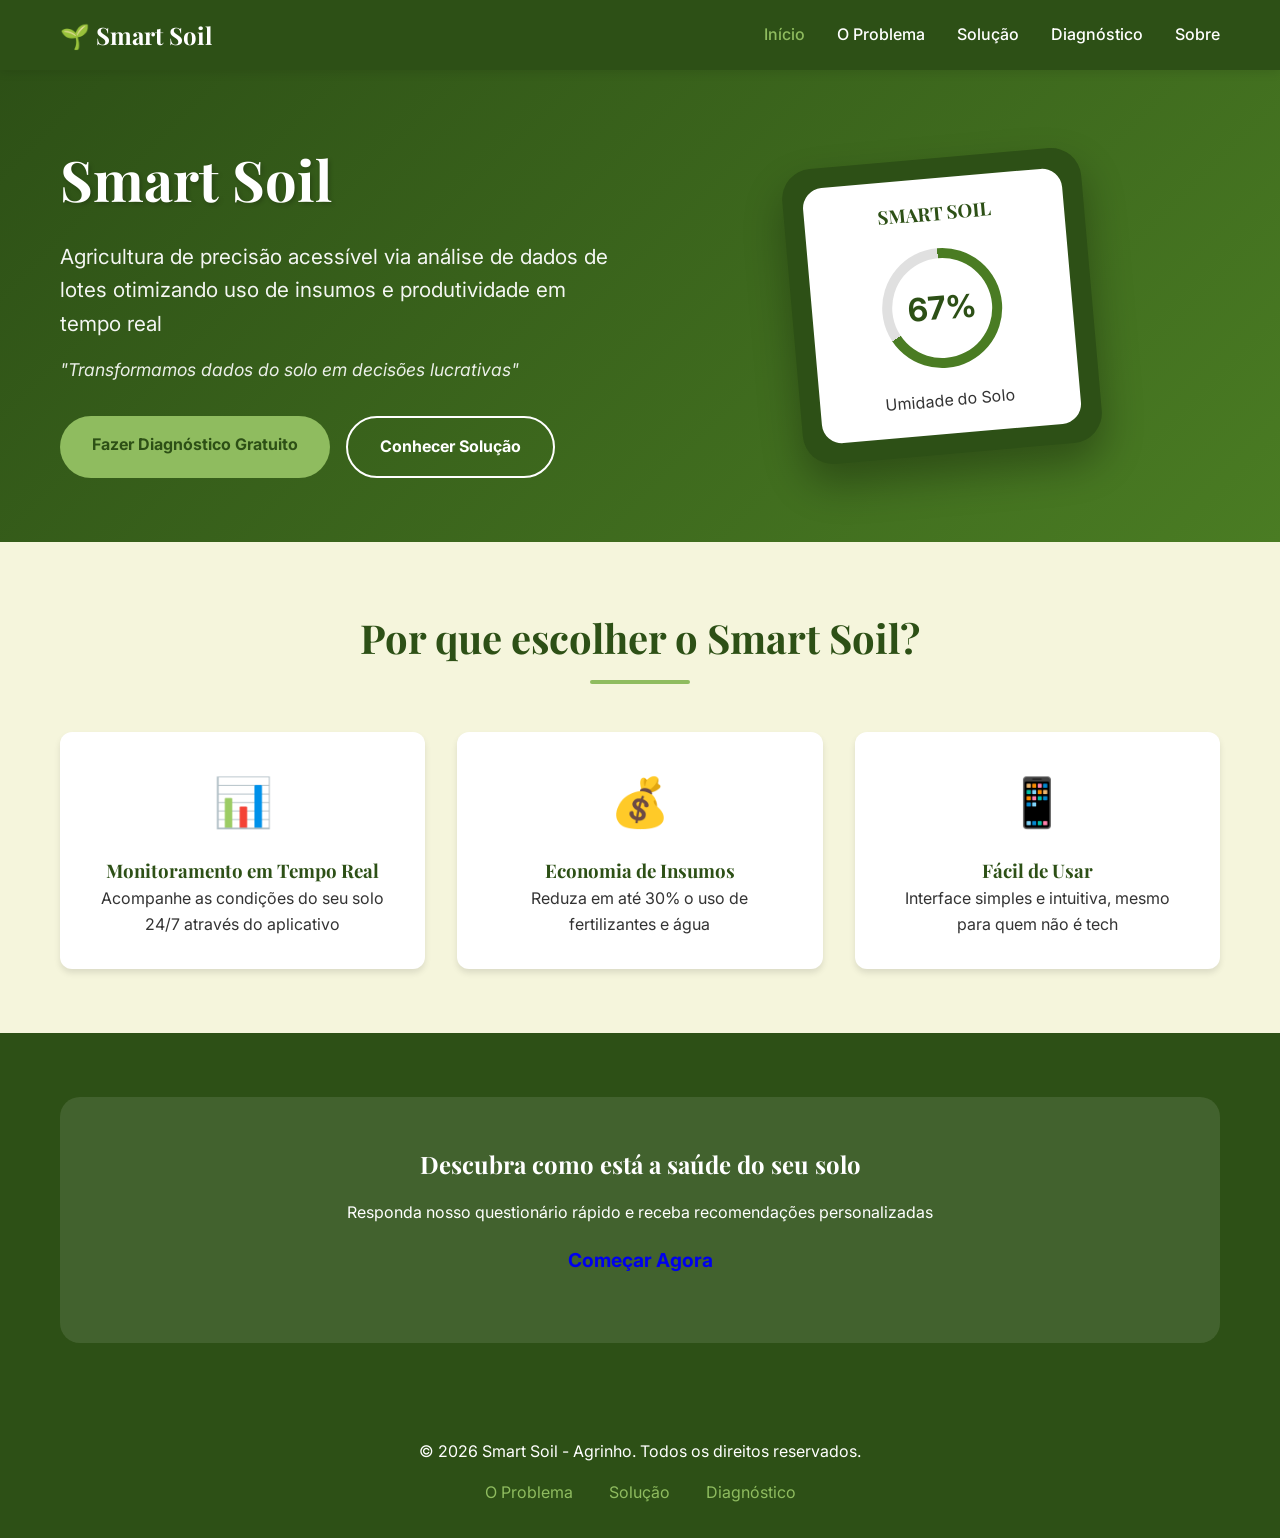
<file: index.html>
<!DOCTYPE html>
<html lang="pt-BR">
<head>
    <meta charset="UTF-8">
    <meta name="viewport" content="width=device-width, initial-scale=1.0">
    <title>Smart Soil - Agrinho 2026</title>
    <link rel="stylesheet" href="style.css">
    <link href="https://fonts.googleapis.com/css2?family=Playfair+Display:wght@400;700&family=Inter:wght@300;400;600&display=swap" rel="stylesheet">
</head>
<body>
    <nav class="navbar">
        <div class="container nav-container">
            <a href="index.html" class="logo">🌱 Smart Soil</a>
            <button class="mobile-menu" onclick="toggleMenu()">☰</button>
            <ul class="nav-links" id="navLinks">
                <li><a href="index.html" class="active">Início</a></li>
                <li><a href="problema.html">O Problema</a></li>
                <li><a href="solucao.html">Solução</a></li>
                <li><a href="questionario.html">Diagnóstico</a></li>
                <li><a href="sobre.html">Sobre</a></li>
            </ul>
        </div>
    </nav>

    <header class="hero">
        <div class="container">
            <div class="hero-content">
                <h1 class="animate-title">Smart Soil</h1>
                <p class="hero-subtitle">Agricultura de precisão acessível via análise de dados de lotes otimizando uso de insumos e produtividade em tempo real</p>
                <p class="tagline">"Transformamos dados do solo em decisões lucrativas"</p>
                <div class="hero-buttons">
                    <a href="questionario.html" class="btn btn-primary">Fazer Diagnóstico Gratuito</a>
                    <a href="solucao.html" class="btn btn-secondary">Conhecer Solução</a>
                </div>
            </div>
            <div class="hero-image">
                <div class="phone-mockup">
                    <div class="phone-screen">
                        <h3>SMART SOIL</h3>
                        <div class="sensor-display">
                            <span class="sensor-value" id="heroSensor">67%</span>
                        </div>
                        <p>Umidade do Solo</p>
                    </div>
                </div>
            </div>
        </div>
    </header>

    <section class="section features-preview">
        <div class="container">
            <h2 class="section-title">Por que escolher o Smart Soil?</h2>
            <div class="cards-grid">
                <div class="card feature-card hidden">
                    <div class="card-icon">📊</div>
                    <h3>Monitoramento em Tempo Real</h3>
                    <p>Acompanhe as condições do seu solo 24/7 através do aplicativo</p>
                </div>
                <div class="card feature-card hidden">
                    <div class="card-icon">💰</div>
                    <h3>Economia de Insumos</h3>
                    <p>Reduza em até 30% o uso de fertilizantes e água</p>
                </div>
                <div class="card feature-card hidden">
                    <div class="card-icon">📱</div>
                    <h3>Fácil de Usar</h3>
                    <p>Interface simples e intuitiva, mesmo para quem não é tech</p>
                </div>
            </div>
        </div>
    </section>

    <section class="section cta-section">
        <div class="container">
            <div class="cta-box hidden">
                <h2>Descubra como está a saúde do seu solo</h2>
                <p>Responda nosso questionário rápido e receba recomendações personalizadas</p>
                <a href="questionario.html" class="btn btn-large">Começar Agora</a>
            </div>
        </div>
    </section>

    <footer class="footer">
        <div class="container">
            <p>&copy; 2026 Smart Soil - Agrinho. Todos os direitos reservados.</p>
            <div class="footer-links">
                <a href="problema.html">O Problema</a>
                <a href="solucao.html">Solução</a>
                <a href="questionario.html">Diagnóstico</a>
            </div>
        </div>
    </footer>

    <script src="script.js"></script>
</body>
</html>
</file>
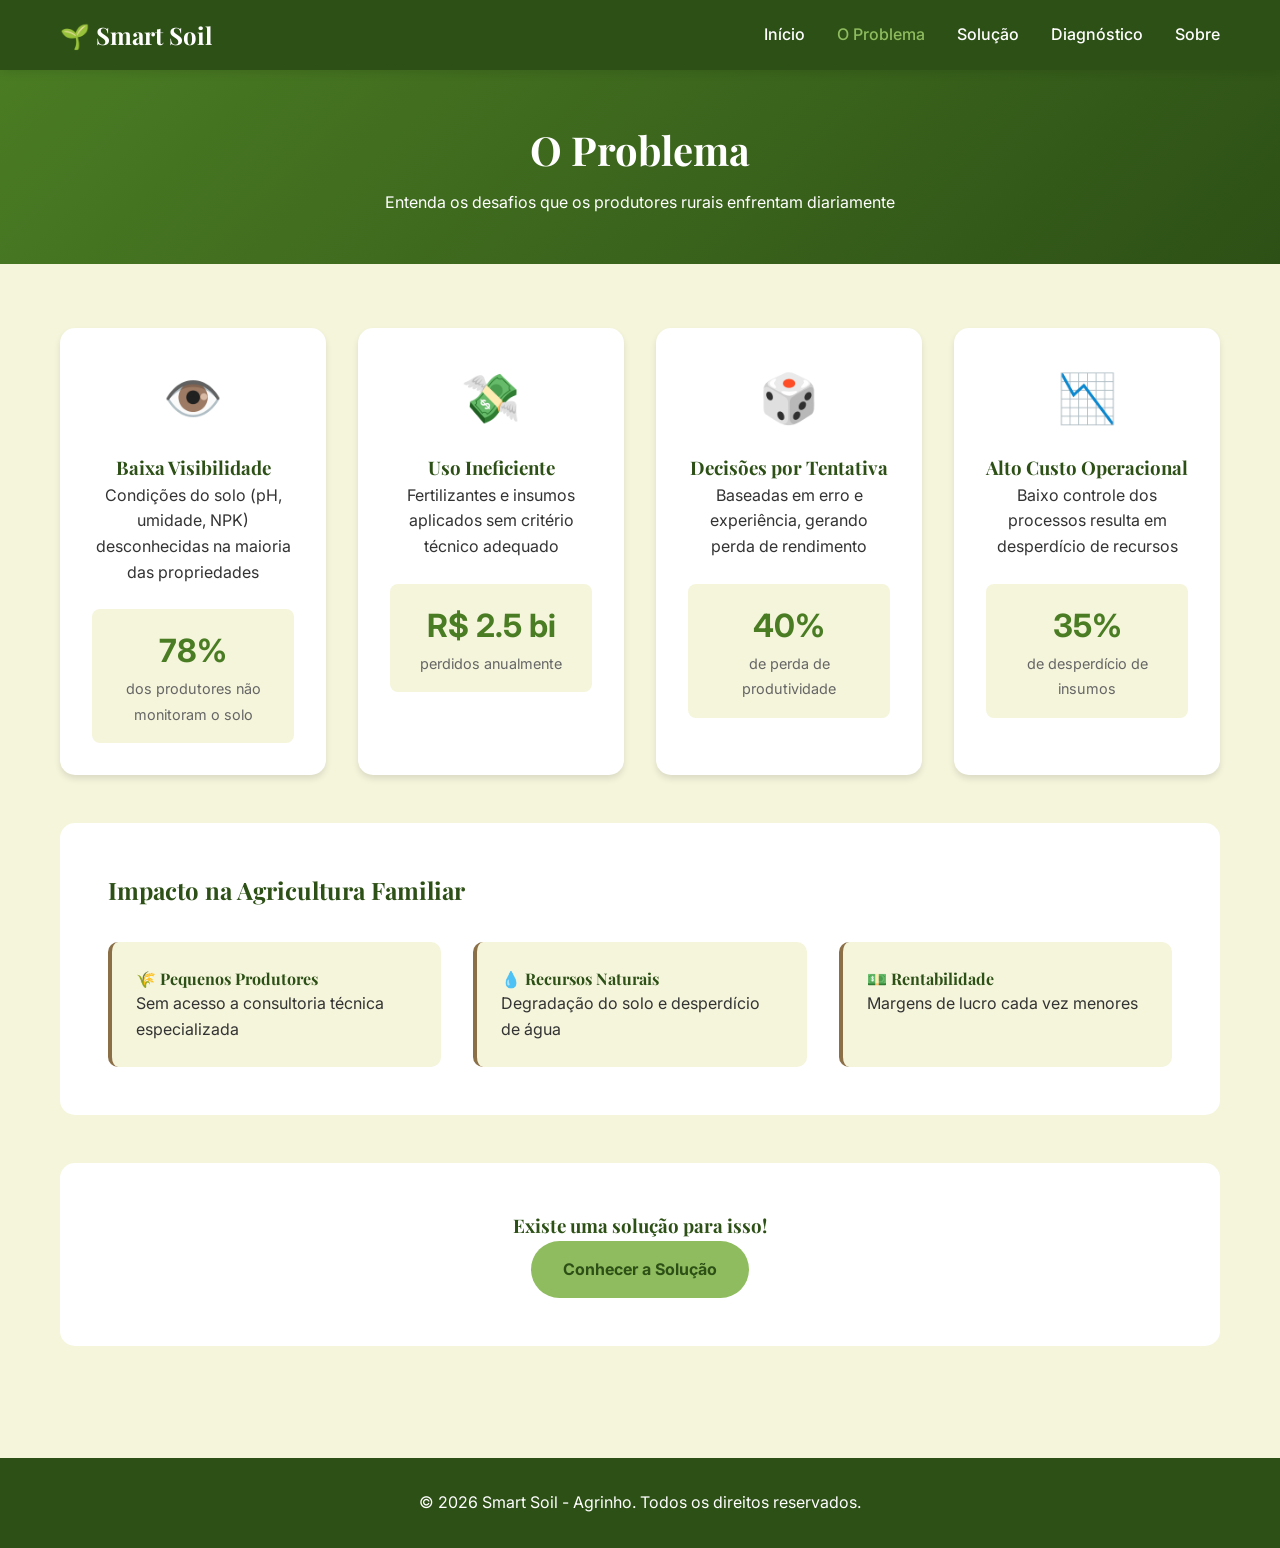
<file: problema.html>
<!DOCTYPE html>
<html lang="pt-BR">
<head>
    <meta charset="UTF-8">
    <meta name="viewport" content="width=device-width, initial-scale=1.0">
    <title>O Problema - Smart Soil</title>
    <link rel="stylesheet" href="style.css">
    <link href="https://fonts.googleapis.com/css2?family=Playfair+Display:wght@400;700&family=Inter:wght@300;400;600&display=swap" rel="stylesheet">
</head>
<body>
    <nav class="navbar">
        <div class="container nav-container">
            <a href="index.html" class="logo">🌱 Smart Soil</a>
            <button class="mobile-menu" onclick="toggleMenu()">☰</button>
            <ul class="nav-links" id="navLinks">
                <li><a href="index.html">Início</a></li>
                <li><a href="problema.html" class="active">O Problema</a></li>
                <li><a href="solucao.html">Solução</a></li>
                <li><a href="questionario.html">Diagnóstico</a></li>
                <li><a href="sobre.html">Sobre</a></li>
            </ul>
        </div>
    </nav>

    <section class="page-header">
        <div class="container">
            <h1>O Problema</h1>
            <p>Entenda os desafios que os produtores rurais enfrentam diariamente</p>
        </div>
    </section>

    <section class="section">
        <div class="container">
            <div class="problema-grid">
                <div class="problema-card hidden">
                    <div class="problema-icon">👁️</div>
                    <h3>Baixa Visibilidade</h3>
                    <p>Condições do solo (pH, umidade, NPK) desconhecidas na maioria das propriedades</p>
                    <div class="stat-box">
                        <span class="stat-number">78%</span>
                        <span class="stat-label">dos produtores não monitoram o solo</span>
                    </div>
                </div>

                <div class="problema-card hidden">
                    <div class="problema-icon">💸</div>
                    <h3>Uso Ineficiente</h3>
                    <p>Fertilizantes e insumos aplicados sem critério técnico adequado</p>
                    <div class="stat-box">
                        <span class="stat-number">R$ 2.5 bi</span>
                        <span class="stat-label">perdidos anualmente</span>
                    </div>
                </div>

                <div class="problema-card hidden">
                    <div class="problema-icon">🎲</div>
                    <h3>Decisões por Tentativa</h3>
                    <p>Baseadas em erro e experiência, gerando perda de rendimento</p>
                    <div class="stat-box">
                        <span class="stat-number">40%</span>
                        <span class="stat-label">de perda de produtividade</span>
                    </div>
                </div>

                <div class="problema-card hidden">
                    <div class="problema-icon">📉</div>
                    <h3>Alto Custo Operacional</h3>
                    <p>Baixo controle dos processos resulta em desperdício de recursos</p>
                    <div class="stat-box">
                        <span class="stat-number">35%</span>
                        <span class="stat-label">de desperdício de insumos</span>
                    </div>
                </div>
            </div>

            <div class="impacto-box hidden">
                <h2>Impacto na Agricultura Familiar</h2>
                <div class="impacto-grid">
                    <div class="impacto-item">
                        <h4>🌾 Pequenos Produtores</h4>
                        <p>Sem acesso a consultoria técnica especializada</p>
                    </div>
                    <div class="impacto-item">
                        <h4>💧 Recursos Naturais</h4>
                        <p>Degradação do solo e desperdício de água</p>
                    </div>
                    <div class="impacto-item">
                        <h4>💵 Rentabilidade</h4>
                        <p>Margens de lucro cada vez menores</p>
                    </div>
                </div>
            </div>

            <div class="cta-center hidden">
                <h3>Existe uma solução para isso!</h3>
                <a href="solucao.html" class="btn btn-primary">Conhecer a Solução</a>
            </div>
        </div>
    </section>

    <footer class="footer">
        <div class="container">
            <p>&copy; 2026 Smart Soil - Agrinho. Todos os direitos reservados.</p>
        </div>
    </footer>

    <script src="script.js"></script>
</body>
</html>
</file>
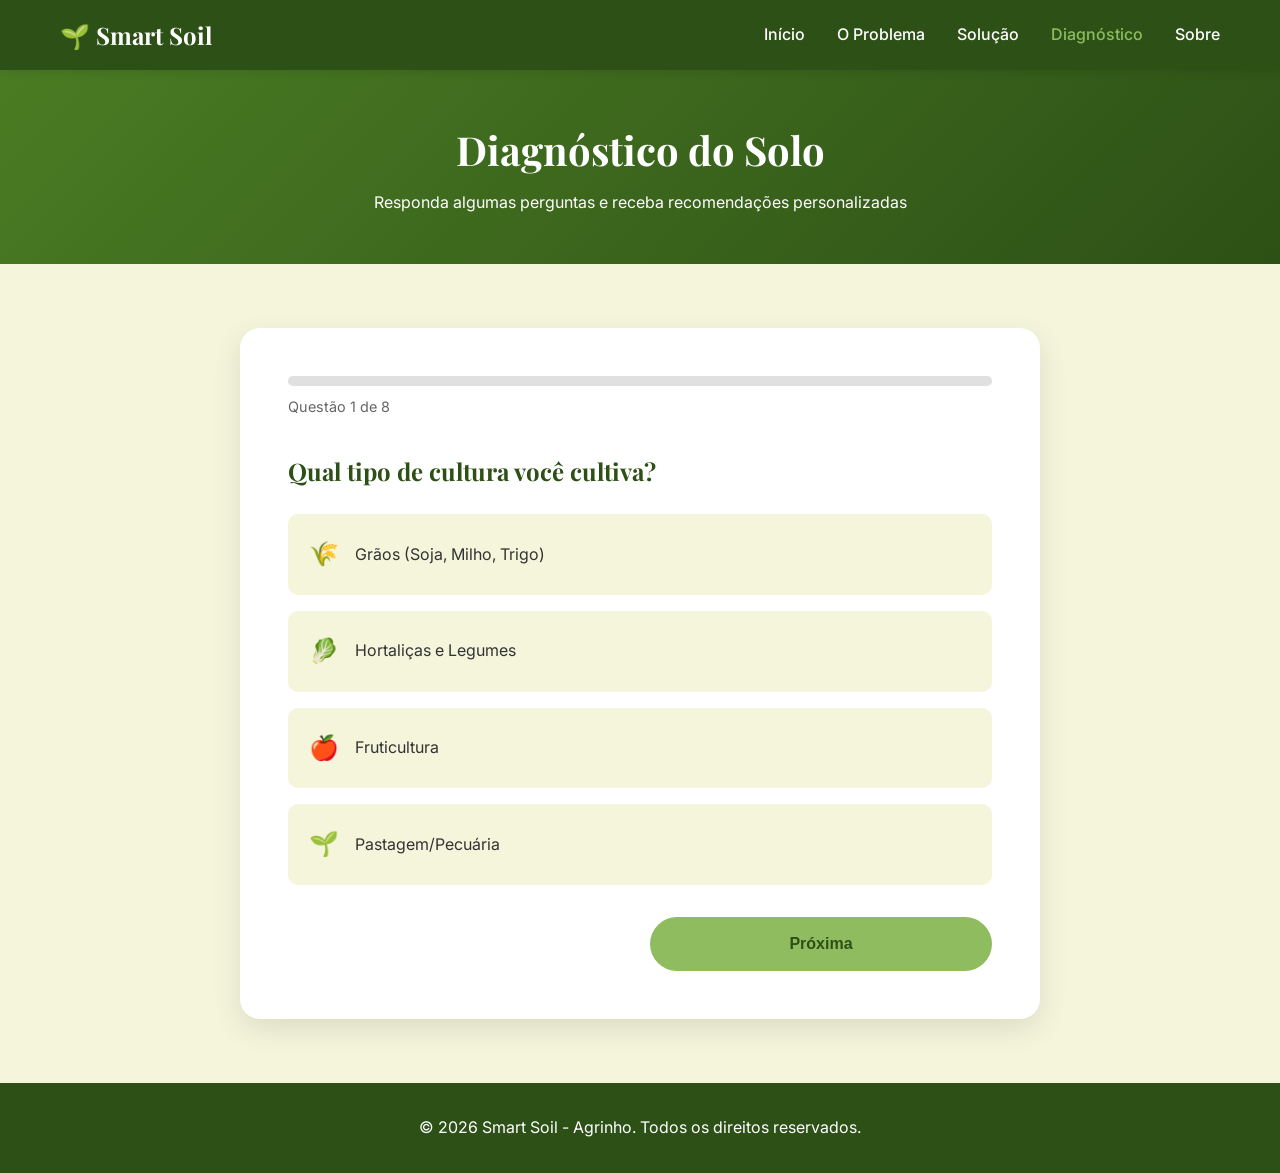
<file: questionario.html>
<!DOCTYPE html>
<html lang="pt-BR">
<head>
    <meta charset="UTF-8">
    <meta name="viewport" content="width=device-width, initial-scale=1.0">
    <title>Diagnóstico do Solo - Smart Soil</title>
    <link rel="stylesheet" href="style.css">
    <link href="https://fonts.googleapis.com/css2?family=Playfair+Display:wght@400;700&family=Inter:wght@300;400;600&display=swap" rel="stylesheet">
</head>
<body>
    <nav class="navbar">
        <div class="container nav-container">
            <a href="index.html" class="logo">🌱 Smart Soil</a>
            <button class="mobile-menu" onclick="toggleMenu()">☰</button>
            <ul class="nav-links" id="navLinks">
                <li><a href="index.html">Início</a></li>
                <li><a href="problema.html">O Problema</a></li>
                <li><a href="solucao.html">Solução</a></li>
                <li><a href="questionario.html" class="active">Diagnóstico</a></li>
                <li><a href="sobre.html">Sobre</a></li>
            </ul>
        </div>
    </nav>

    <section class="page-header">
        <div class="container">
            <h1>Diagnóstico do Solo</h1>
            <p>Responda algumas perguntas e receba recomendações personalizadas</p>
        </div>
    </section>

    <section class="section">
        <div class="container">
            <div class="quiz-container">
                <div class="quiz-progress">
                    <div class="progress-bar-container">
                        <div class="progress-bar-fill" id="progressBar" style="width: 0%"></div>
                    </div>
                    <span class="progress-text">Questão <span id="currentQ">1</span> de <span id="totalQ">8</span></span>
                </div>

                <form id="quizForm" class="quiz-form">
                    <!-- Pergunta 1 -->
                    <div class="question active" data-question="1">
                        <h3>Qual tipo de cultura você cultiva?</h3>
                        <div class="options">
                            <label class="option">
                                <input type="radio" name="cultura" value="grãos" required>
                                <span class="option-content">
                                    <span class="option-icon">🌾</span>
                                    <span>Grãos (Soja, Milho, Trigo)</span>
                                </span>
                            </label>
                            <label class="option">
                                <input type="radio" name="cultura" value="hortaliças">
                                <span class="option-content">
                                    <span class="option-icon">🥬</span>
                                    <span>Hortaliças e Legumes</span>
                                </span>
                            </label>
                            <label class="option">
                                <input type="radio" name="cultura" value="frutas">
                                <span class="option-content">
                                    <span class="option-icon">🍎</span>
                                    <span>Fruticultura</span>
                                </span>
                            </label>
                            <label class="option">
                                <input type="radio" name="cultura" value="pastagem">
                                <span class="option-content">
                                    <span class="option-icon">🌱</span>
                                    <span>Pastagem/Pecuária</span>
                                </span>
                            </label>
                        </div>
                    </div>

                    <!-- Pergunta 2 -->
                    <div class="question" data-question="2">
                        <h3>Qual o tamanho da sua propriedade?</h3>
                        <div class="options">
                            <label class="option">
                                <input type="radio" name="tamanho" value="pequena" required>
                                <span class="option-content">Até 20 hectares</span>
                            </label>
                            <label class="option">
                                <input type="radio" name="tamanho" value="media">
                                <span class="option-content">20 a 100 hectares</span>
                            </label>
                            <label class="option">
                                <input type="radio" name="tamanho" value="grande">
                                <span class="option-content">Mais de 100 hectares</span>
                            </label>
                        </div>
                    </div>

                    <!-- Pergunta 3 -->
                    <div class="question" data-question="3">
                        <h3>Qual seu maior desafio atual?</h3>
                        <div class="options">
                            <label class="option">
                                <input type="radio" name="desafio" value="agua" required>
                                <span class="option-content">💧 Controle de irrigação/umidade</span>
                            </label>
                            <label class="option">
                                <input type="radio" name="desafio" value="fertilizante">
                                <span class="option-content"> Uso eficiente de fertilizantes</span>
                            </label>
                            <label class="option">
                                <input type="radio" name="desafio" value="produtividade">
                                <span class="option-content">📈 Aumentar produtividade</span>
                            </label>
                            <label class="option">
                                <input type="radio" name="desafio" value="custos">
                                <span class="option-content">💰 Reduzir custos</span>
                            </label>
                        </div>
                    </div>

                    <!-- Pergunta 4 -->
                    <div class="question" data-question="4">
                        <h3>Você faz análise de solo periodicamente?</h3>
                        <div class="options">
                            <label class="option">
                                <input type="radio" name="analise" value="sempre" required>
                                <span class="option-content">Sim, sempre que possível</span>
                            </label>
                            <label class="option">
                                <input type="radio" name="analise" value="as_vezes">
                                <span class="option-content">Às vezes</span>
                            </label>
                            <label class="option">
                                <input type="radio" name="analise" value="nunca">
                                <span class="option-content">Nunca fiz</span>
                            </label>
                        </div>
                    </div>

                    <!-- Pergunta 5 -->
                    <div class="question" data-question="5">
                        <h3>Qual seu nível de conhecimento em tecnologia?</h3>
                        <div class="options">
                            <label class="option">
                                <input type="radio" name="tech" value="baixo" required>
                                <span class="option-content">📱 Básico (uso celular)</span>
                            </label>
                            <label class="option">
                                <input type="radio" name="tech" value="medio">
                                <span class="option-content">💻 Intermediário</span>
                            </label>
                            <label class="option">
                                <input type="radio" name="tech" value="alto">
                                <span class="option-content">🖥️ Avançado</span>
                            </label>
                        </div>
                    </div>

                    <!-- Pergunta 6 -->
                    <div class="question" data-question="6">
                        <h3>Você tem acesso à internet na propriedade?</h3>
                        <div class="options">
                            <label class="option">
                                <input type="radio" name="internet" value="sim" required>
                                <span class="option-content">Sim, boa conexão</span>
                            </label>
                            <label class="option">
                                <input type="radio" name="internet" value="parcial">
                                <span class="option-content">Parcial/Instável</span>
                            </label>
                            <label class="option">
                                <input type="radio" name="internet" value="nao">
                                <span class="option-content">Não/Nenhuma</span>
                            </label>
                        </div>
                    </div>

                    <!-- Pergunta 7 -->
                    <div class="question" data-question="7">
                        <h3>Qual seu principal objetivo?</h3>
                        <div class="options">
                            <label class="option">
                                <input type="radio" name="objetivo" value="sustentabilidade" required>
                                <span class="option-content">🌍 Agricultura sustentável</span>
                            </label>
                            <label class="option">
                                <input type="radio" name="objetivo" value="lucro">
                                <span class="option-content">💵 Aumentar lucro</span>
                            </label>
                            <label class="option">
                                <input type="radio" name="objetivo" value="qualidade">
                                <span class="option-content">⭐ Melhorar qualidade</span>
                            </label>
                        </div>
                    </div>

                    <!-- Pergunta 8 -->
                    <div class="question" data-question="8">
                        <h3>Como você toma decisões sobre adubação?</h3>
                        <div class="options">
                            <label class="option">
                                <input type="radio" name="decisao" value="experiencia" required>
                                <span class="option-content">👨‍ Pela experiência</span>
                            </label>
                            <label class="option">
                                <input type="radio" name="decisao" value="tecnico">
                                <span class="option-content">👨‍🔬 Com técnico agrícola</span>
                            </label>
                            <label class="option">
                                <input type="radio" name="decisao" value="tentativa">
                                <span class="option-content">🎲 Tentativa e erro</span>
                            </label>
                        </div>
                    </div>

                    <div class="quiz-navigation">
                        <button type="button" class="btn btn-secondary" id="prevBtn" onclick="changeQuestion(-1)" disabled>Anterior</button>
                        <button type="button" class="btn btn-primary" id="nextBtn" onclick="changeQuestion(1)">Próxima</button>
                        <button type="submit" class="btn btn-success" id="submitBtn" style="display: none;">Ver Resultados</button>
                    </div>
                </form>
            </div>
        </div>
    </section>

    <footer class="footer">
        <div class="container">
            <p>&copy; 2026 Smart Soil - Agrinho. Todos os direitos reservados.</p>
        </div>
    </footer>

    <script src="script.js"></script>
</body>
</html>
</file>
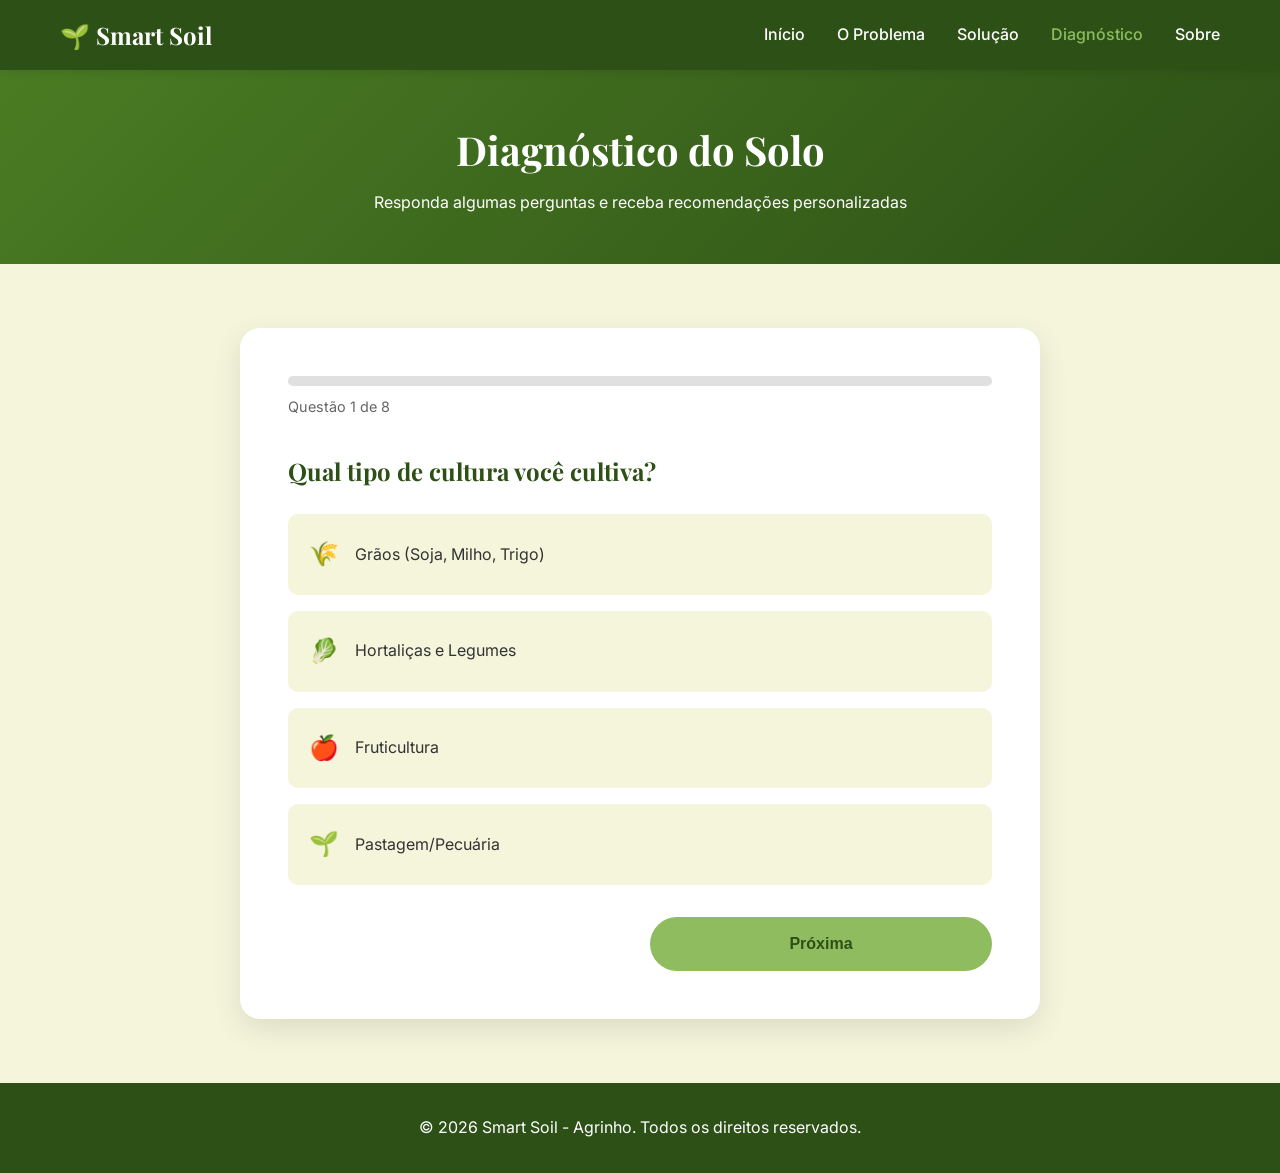
<file: resultado.html>
<!DOCTYPE html>
<html lang="pt-BR">
<head>
    <meta charset="UTF-8">
    <meta name="viewport" content="width=device-width, initial-scale=1.0">
    <title>Seu Resultado - Smart Soil</title>
    <link rel="stylesheet" href="style.css">
    <link href="https://fonts.googleapis.com/css2?family=Playfair+Display:wght@400;700&family=Inter:wght@300;400;600&display=swap" rel="stylesheet">
</head>
<body>
    <nav class="navbar">
        <div class="container nav-container">
            <a href="index.html" class="logo">🌱 Smart Soil</a>
            <button class="mobile-menu" onclick="toggleMenu()">☰</button>
            <ul class="nav-links" id="navLinks">
                <li><a href="index.html">Início</a></li>
                <li><a href="problema.html">O Problema</a></li>
                <li><a href="solucao.html">Solução</a></li>
                <li><a href="questionario.html">Diagnóstico</a></li>
                <li><a href="sobre.html">Sobre</a></li>
            </ul>
        </div>
    </nav>

    <section class="page-header resultado-header">
        <div class="container">
            <h1>Seu Diagnóstico</h1>
            <p>Confira as recomendações personalizadas para sua propriedade</p>
        </div>
    </section>

    <section class="section">
        <div class="container">
            <div class="resultado-container">
                <div class="resultado-header-box hidden">
                    <div class="score-circle">
                        <span id="scoreValue">0</span>
                        <span class="score-label">Pontuação</span>
                    </div>
                    <h2 id="resultadoTitulo">Analisando...</h2>
                    <p id="resultadoSubtitulo">Carregando suas recomendações</p>
                </div>

                <div class="recomendacoes-grid" id="recomendacoesContainer">
                    <!-- Preenchido via JavaScript -->
                </div>

                <div class="plano-acao hidden" id="planoAcao">
                    <h3>📋 Plano de Ação Recomendado</h3>
                    <div class="acao-list" id="acaoList">
                        <!-- Preenchido via JavaScript -->
                    </div>
                </div>

                <div class="proximos-passos hidden" id="proximosPassos">
                    <h3>🚀 Próximos Passos</h3>
                    <div class="passos-grid">
                        <div class="passo-card">
                            <div class="passo-numero">1</div>
                            <h4>Instale os Sensores</h4>
                            <p>Comece com 2-3 sensores nas áreas mais críticas</p>
                        </div>
                        <div class="passo-card">
                            <div class="passo-numero">2</div>
                            <h4>Configure o App</h4>
                            <p>Baixe o aplicativo e conecte os sensores</p>
                        </div>
                        <div class="passo-card">
                            <div class="passo-numero">3</div>
                            <h4>Acompanhe os Dados</h4>
                            <p>Monitore diariamente e ajuste conforme recomendações</p>
                        </div>
                    </div>
                </div>

                <div class="cta-center hidden" id="ctaFinal">
                    <h3>Quer implementar essas recomendações?</h3>
                    <p>Entre em contato conosco e comece a transformar sua produção</p>
                    <div class="cta-buttons">
                        <a href="mailto:contato@smartsoil.com" class="btn btn-primary">Falar com Especialista</a>
                        <a href="questionario.html" class="btn btn-secondary">Refazer Diagnóstico</a>
                    </div>
                </div>
            </div>
        </div>
    </section>

    <footer class="footer">
        <div class="container">
            <p>&copy; 2026 Smart Soil - Agrinho. Todos os direitos reservados.</p>
        </div>
    </footer>

    <script src="script.js"></script>
    <script>
        // Carregar resultados ao iniciar
        window.addEventListener('load', function() {
            carregarResultados();
        });
    </script>
</body>
</html>
</file>
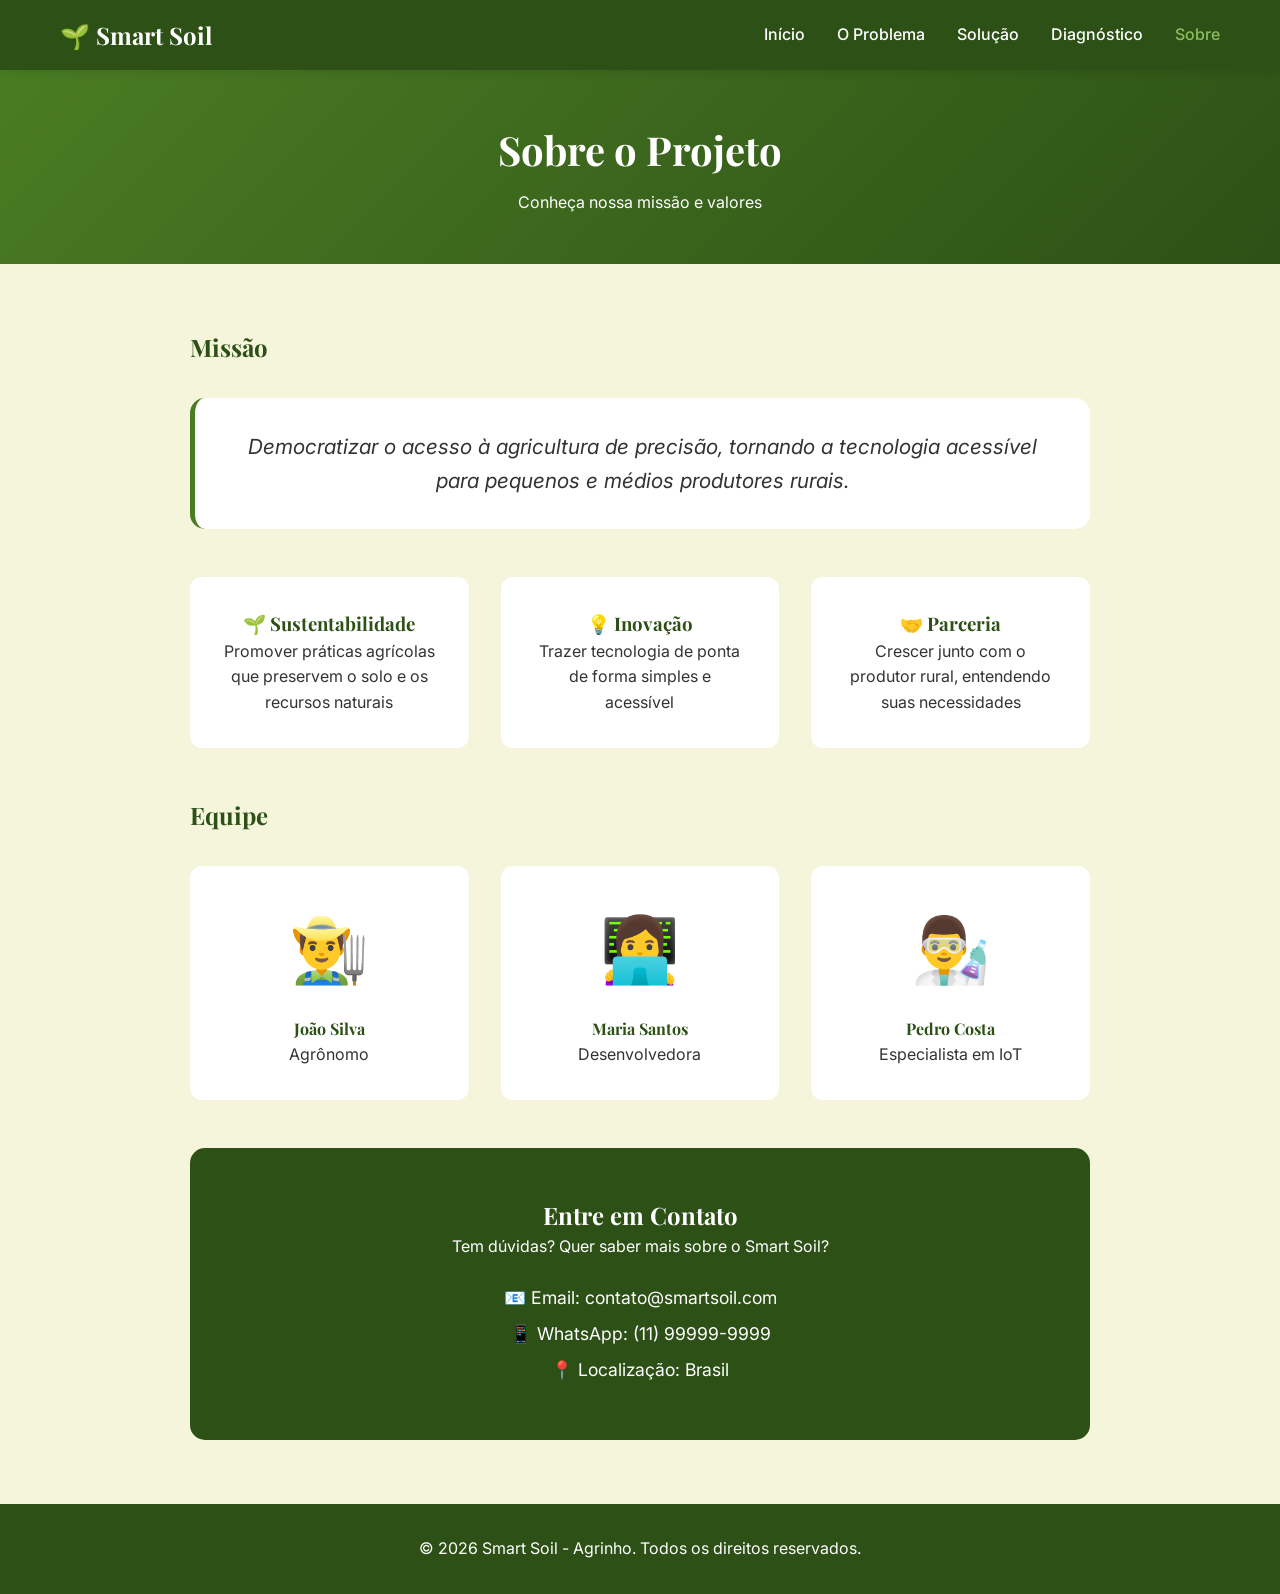
<file: sobre.html>
<!DOCTYPE html>
<html lang="pt-BR">
<head>
    <meta charset="UTF-8">
    <meta name="viewport" content="width=device-width, initial-scale=1.0">
    <title>Sobre - Smart Soil</title>
    <link rel="stylesheet" href="style.css">
    <link href="https://fonts.googleapis.com/css2?family=Playfair+Display:wght@400;700&family=Inter:wght@300;400;600&display=swap" rel="stylesheet">
</head>
<body>
    <nav class="navbar">
        <div class="container nav-container">
            <a href="index.html" class="logo">🌱 Smart Soil</a>
            <button class="mobile-menu" onclick="toggleMenu()">☰</button>
            <ul class="nav-links" id="navLinks">
                <li><a href="index.html">Início</a></li>
                <li><a href="problema.html">O Problema</a></li>
                <li><a href="solucao.html">Solução</a></li>
                <li><a href="questionario.html">Diagnóstico</a></li>
                <li><a href="sobre.html" class="active">Sobre</a></li>
            </ul>
        </div>
    </nav>

    <section class="page-header">
        <div class="container">
            <h1>Sobre o Projeto</h1>
            <p>Conheça nossa missão e valores</p>
        </div>
    </section>

    <section class="section">
        <div class="container">
            <div class="sobre-content hidden">
                <h2>Missão</h2>
                <p class="missao-text">Democratizar o acesso à agricultura de precisão, tornando a tecnologia acessível para pequenos e médios produtores rurais.</p>
                
                <div class="valores-grid">
                    <div class="valor-card">
                        <h3>🌱 Sustentabilidade</h3>
                        <p>Promover práticas agrícolas que preservem o solo e os recursos naturais</p>
                    </div>
                    <div class="valor-card">
                        <h3>💡 Inovação</h3>
                        <p>Trazer tecnologia de ponta de forma simples e acessível</p>
                    </div>
                    <div class="valor-card">
                        <h3>🤝 Parceria</h3>
                        <p>Crescer junto com o produtor rural, entendendo suas necessidades</p>
                    </div>
                </div>

                <div class="equipe-section">
                    <h2>Equipe</h2>
                    <div class="equipe-grid">
                        <div class="membro-card">
                            <div class="membro-avatar">👨‍🌾</div>
                            <h4>João Silva</h4>
                            <p>Agrônomo</p>
                        </div>
                        <div class="membro-card">
                            <div class="membro-avatar">👩‍💻</div>
                            <h4>Maria Santos</h4>
                            <p>Desenvolvedora</p>
                        </div>
                        <div class="membro-card">
                            <div class="membro-avatar">👨‍🔬</div>
                            <h4>Pedro Costa</h4>
                            <p>Especialista em IoT</p>
                        </div>
                    </div>
                </div>

                <div class="contato-box">
                    <h2>Entre em Contato</h2>
                    <p>Tem dúvidas? Quer saber mais sobre o Smart Soil?</p>
                    <div class="contato-info">
                        <p>📧 Email: contato@smartsoil.com</p>
                        <p>📱 WhatsApp: (11) 99999-9999</p>
                        <p>📍 Localização: Brasil</p>
                    </div>
                </div>
            </div>
        </div>
    </section>

    <footer class="footer">
        <div class="container">
            <p>&copy; 2026 Smart Soil - Agrinho. Todos os direitos reservados.</p>
        </div>
    </footer>

    <script src="script.js"></script>
</body>
</html>
</file>
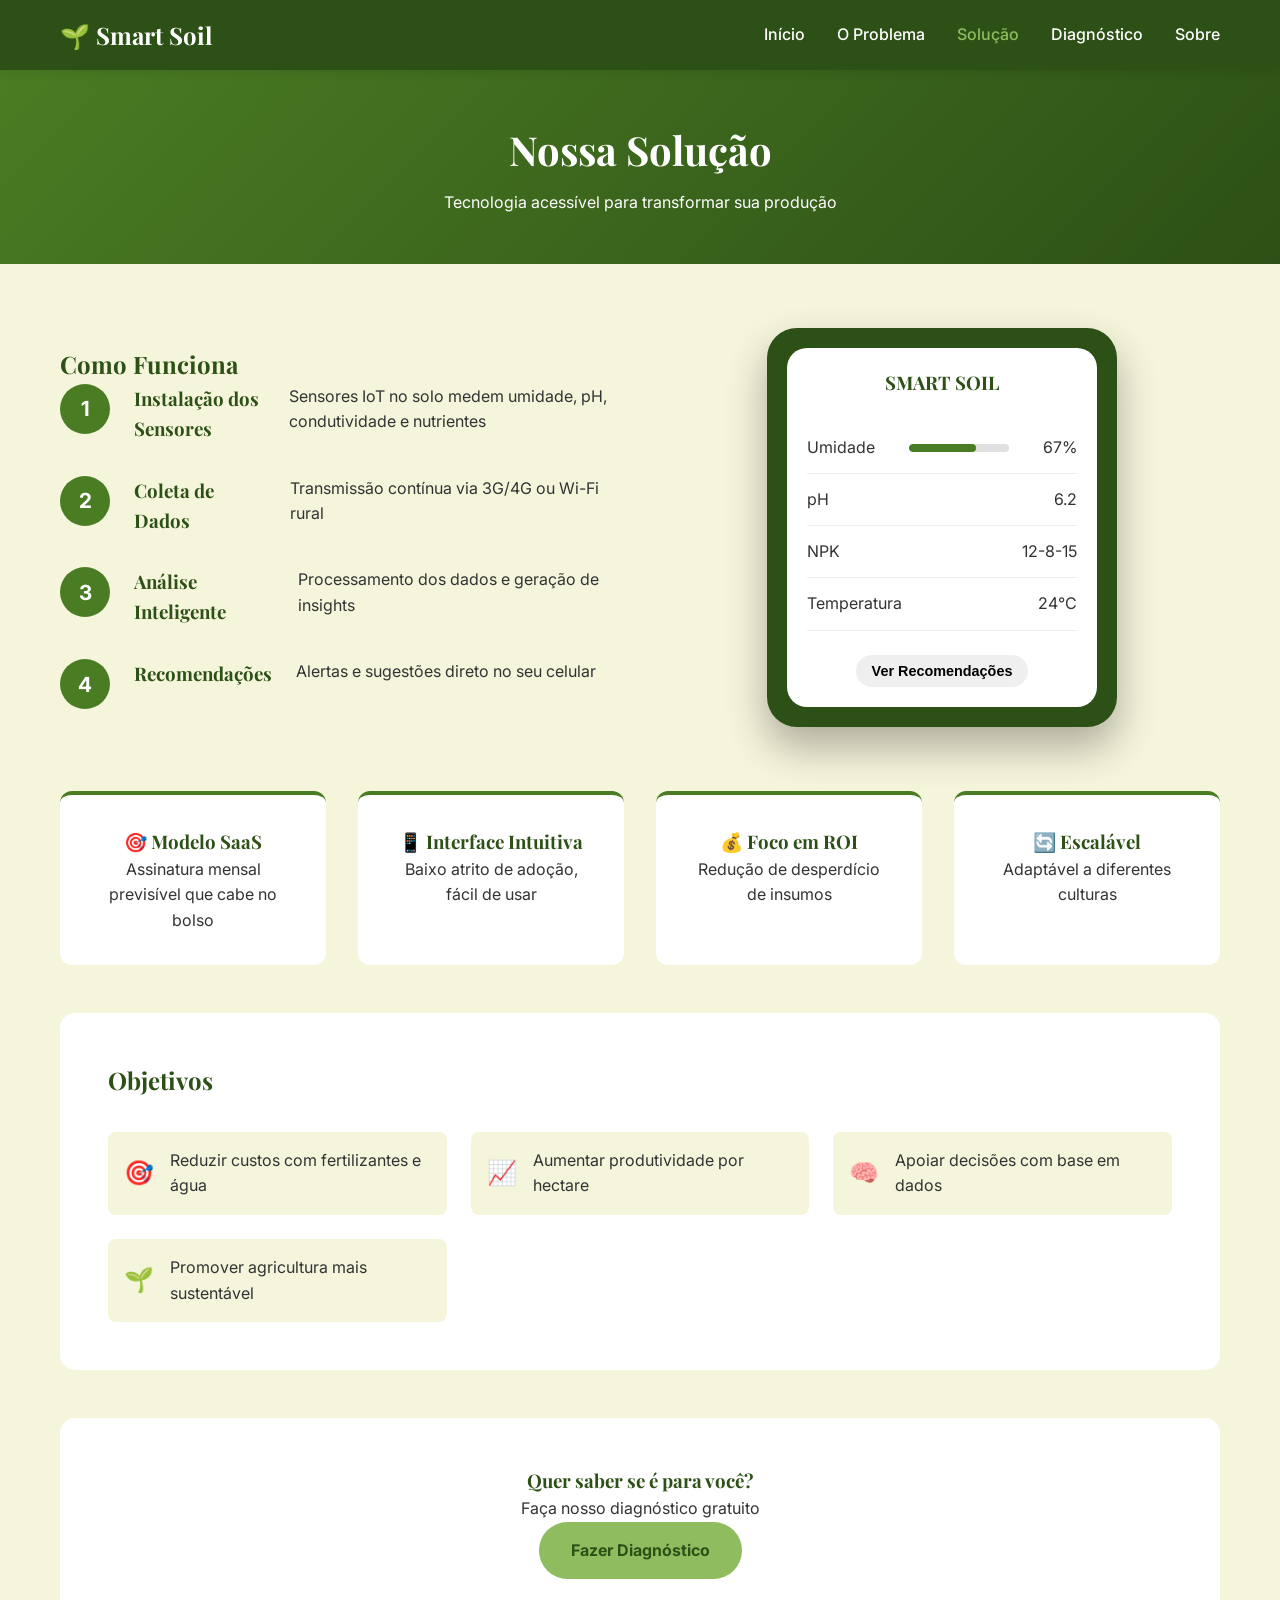
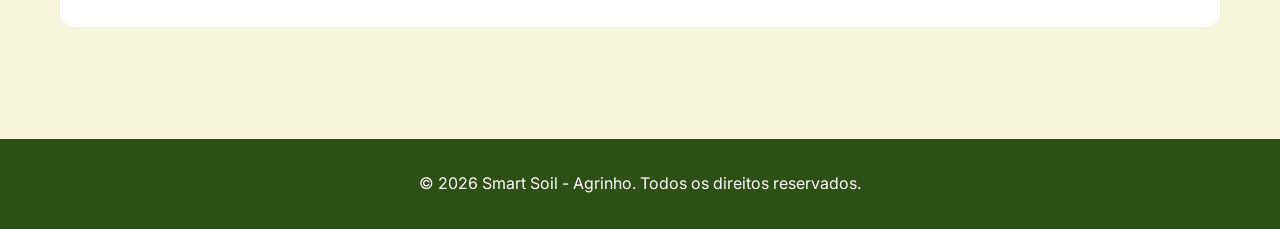
<file: solucao.html>
<!DOCTYPE html>
<html lang="pt-BR">
<head>
    <meta charset="UTF-8">
    <meta name="viewport" content="width=device-width, initial-scale=1.0">
    <title>Solução - Smart Soil</title>
    <link rel="stylesheet" href="style.css">
    <link href="https://fonts.googleapis.com/css2?family=Playfair+Display:wght@400;700&family=Inter:wght@300;400;600&display=swap" rel="stylesheet">
</head>
<body>
    <nav class="navbar">
        <div class="container nav-container">
            <a href="index.html" class="logo">🌱 Smart Soil</a>
            <button class="mobile-menu" onclick="toggleMenu()">☰</button>
            <ul class="nav-links" id="navLinks">
                <li><a href="index.html">Início</a></li>
                <li><a href="problema.html">O Problema</a></li>
                <li><a href="solucao.html" class="active">Solução</a></li>
                <li><a href="questionario.html">Diagnóstico</a></li>
                <li><a href="sobre.html">Sobre</a></li>
            </ul>
        </div>
    </nav>

    <section class="page-header">
        <div class="container">
            <h1>Nossa Solução</h1>
            <p>Tecnologia acessível para transformar sua produção</p>
        </div>
    </section>

    <section class="section">
        <div class="container">
            <div class="solucao-container">
                <div class="solucao-content hidden">
                    <h2>Como Funciona</h2>
                    <div class="steps">
                        <div class="step">
                            <div class="step-number">1</div>
                            <h3>Instalação dos Sensores</h3>
                            <p>Sensores IoT no solo medem umidade, pH, condutividade e nutrientes</p>
                        </div>
                        <div class="step">
                            <div class="step-number">2</div>
                            <h3>Coleta de Dados</h3>
                            <p>Transmissão contínua via 3G/4G ou Wi-Fi rural</p>
                        </div>
                        <div class="step">
                            <div class="step-number">3</div>
                            <h3>Análise Inteligente</h3>
                            <p>Processamento dos dados e geração de insights</p>
                        </div>
                        <div class="step">
                            <div class="step-number">4</div>
                            <h3>Recomendações</h3>
                            <p>Alertas e sugestões direto no seu celular</p>
                        </div>
                    </div>
                </div>

                <div class="phone-demo hidden">
                    <div class="phone-mockup large">
                        <div class="phone-screen">
                            <h3>SMART SOIL</h3>
                            <div class="app-demo">
                                <div class="demo-item">
                                    <span>Umidade</span>
                                    <div class="progress-bar">
                                        <div class="progress" style="width: 67%"></div>
                                    </div>
                                    <span>67%</span>
                                </div>
                                <div class="demo-item">
                                    <span>pH</span>
                                    <span class="value">6.2</span>
                                </div>
                                <div class="demo-item">
                                    <span>NPK</span>
                                    <span class="value">12-8-15</span>
                                </div>
                                <div class="demo-item">
                                    <span>Temperatura</span>
                                    <span class="value">24°C</span>
                                </div>
                            </div>
                            <button class="btn btn-small">Ver Recomendações</button>
                        </div>
                    </div>
                </div>
            </div>

            <div class="diferenciais-grid">
                <div class="dif-card hidden">
                    <h3>🎯 Modelo SaaS</h3>
                    <p>Assinatura mensal previsível que cabe no bolso</p>
                </div>
                <div class="dif-card hidden">
                    <h3>📱 Interface Intuitiva</h3>
                    <p>Baixo atrito de adoção, fácil de usar</p>
                </div>
                <div class="dif-card hidden">
                    <h3>💰 Foco em ROI</h3>
                    <p>Redução de desperdício de insumos</p>
                </div>
                <div class="dif-card hidden">
                    <h3>🔄 Escalável</h3>
                    <p>Adaptável a diferentes culturas</p>
                </div>
            </div>

            <div class="objetivos-section hidden">
                <h2>Objetivos</h2>
                <div class="objetivos-list">
                    <div class="obj-item">
                        <span class="obj-icon">🎯</span>
                        <span>Reduzir custos com fertilizantes e água</span>
                    </div>
                    <div class="obj-item">
                        <span class="obj-icon">📈</span>
                        <span>Aumentar produtividade por hectare</span>
                    </div>
                    <div class="obj-item">
                        <span class="obj-icon">🧠</span>
                        <span>Apoiar decisões com base em dados</span>
                    </div>
                    <div class="obj-item">
                        <span class="obj-icon">🌱</span>
                        <span>Promover agricultura mais sustentável</span>
                    </div>
                </div>
            </div>

            <div class="cta-center hidden">
                <h3>Quer saber se é para você?</h3>
                <p>Faça nosso diagnóstico gratuito</p>
                <a href="questionario.html" class="btn btn-primary">Fazer Diagnóstico</a>
            </div>
        </div>
    </section>

    <footer class="footer">
        <div class="container">
            <p>&copy; 2026 Smart Soil - Agrinho. Todos os direitos reservados.</p>
        </div>
    </footer>

    <script src="script.js"></script>
</body>
</html>
</file>
<file: style.css>
* {
    margin: 0;
    padding: 0;
    box-sizing: border-box;
}

:root {
    --verde-escuro: #2d5016;
    --verde-medio: #4a7c23;
    --verde-claro: #8fbc5f;
    --marrom: #8b6f47;
    --bege: #f5f5dc;
    --terra: #d4a574;
    --laranja: #ff6b35;
    --azul: #4a90e2;
}

body {
    font-family: 'Inter', sans-serif;
    background-color: var(--bege);
    color: #333;
    line-height: 1.6;
}

h1, h2, h3, h4 {
    font-family: 'Playfair Display', serif;
    color: var(--verde-escuro);
}

.container {
    max-width: 1200px;
    margin: 0 auto;
    padding: 0 20px;
}

/* Navbar */
.navbar {
    background: var(--verde-escuro);
    padding: 1rem 0;
    position: sticky;
    top: 0;
    z-index: 1000;
    box-shadow: 0 2px 10px rgba(0,0,0,0.1);
}

.nav-container {
    display: flex;
    justify-content: space-between;
    align-items: center;
}

.logo {
    font-size: 1.5rem;
    font-weight: bold;
    color: white;
    text-decoration: none;
    font-family: 'Playfair Display', serif;
}

.nav-links {
    display: flex;
    list-style: none;
    gap: 2rem;
}

.nav-links a {
    color: white;
    text-decoration: none;
    transition: color 0.3s;
    font-weight: 500;
}

.nav-links a:hover,
.nav-links a.active {
    color: var(--verde-claro);
}

.mobile-menu {
    display: none;
    background: none;
    border: none;
    color: white;
    font-size: 1.5rem;
    cursor: pointer;
}

/* Hero Section */
.hero {
    background: linear-gradient(135deg, var(--verde-escuro) 0%, var(--verde-medio) 100%);
    color: white;
    padding: 4rem 0;
    position: relative;
    overflow: hidden;
}

.hero .container {
    display: grid;
    grid-template-columns: 1fr 1fr;
    gap: 3rem;
    align-items: center;
}

.hero-content h1 {
    font-size: 3.5rem;
    margin-bottom: 1rem;
    color: white;
    text-shadow: 2px 2px 4px rgba(0,0,0,0.2);
}

.hero-subtitle {
    font-size: 1.3rem;
    margin-bottom: 1rem;
    opacity: 0.95;
}

.tagline {
    font-style: italic;
    opacity: 0.9;
    margin-bottom: 2rem;
    font-size: 1.1rem;
}

.hero-buttons {
    display: flex;
    gap: 1rem;
    flex-wrap: wrap;
}

.phone-mockup {
    background: var(--verde-escuro);
    border-radius: 30px;
    padding: 20px;
    max-width: 300px;
    margin: 0 auto;
    box-shadow: 0 20px 40px rgba(0,0,0,0.3);
    transform: rotate(-5deg);
    transition: transform 0.3s;
}

.phone-mockup:hover {
    transform: rotate(0deg) scale(1.05);
}

.phone-mockup.large {
    max-width: 350px;
    transform: none;
}

.phone-screen {
    background: white;
    border-radius: 20px;
    padding: 20px;
    text-align: center;
    color: #333;
}

.sensor-display {
    width: 120px;
    height: 120px;
    border-radius: 50%;
    background: conic-gradient(var(--verde-medio) 67%, #e0e0e0 0);
    margin: 20px auto;
    display: flex;
    align-items: center;
    justify-content: center;
    position: relative;
}

.sensor-display::before {
    content: '';
    width: 100px;
    height: 100px;
    background: white;
    border-radius: 50%;
    position: absolute;
}

.sensor-value {
    position: relative;
    z-index: 1;
    font-size: 2rem;
    font-weight: bold;
    color: var(--verde-escuro);
}

/* Buttons */
.btn {
    display: inline-block;
    padding: 1rem 2rem;
    border-radius: 50px;
    text-decoration: none;
    font-weight: bold;
    transition: all 0.3s;
    border: none;
    cursor: pointer;
    font-size: 1rem;
}

.btn-primary {
    background: var(--verde-claro);
    color: var(--verde-escuro);
}

.btn-primary:hover {
    background: white;
    transform: translateY(-3px);
    box-shadow: 0 10px 20px rgba(0,0,0,0.2);
}

.btn-secondary {
    background: transparent;
    color: white;
    border: 2px solid white;
}

.btn-secondary:hover {
    background: white;
    color: var(--verde-escuro);
}

.btn-success {
    background: #4caf50;
    color: white;
}

.btn-success:hover {
    background: #45a049;
    transform: translateY(-2px);
}

.btn-large {
    padding: 1.2rem 3rem;
    font-size: 1.2rem;
}

.btn-small {
    padding: 0.5rem 1rem;
    font-size: 0.9rem;
}

/* Sections */
.section {
    padding: 4rem 0;
}

.section-title {
    font-size: 2.5rem;
    text-align: center;
    margin-bottom: 3rem;
    position: relative;
}

.section-title::after {
    content: '';
    display: block;
    width: 100px;
    height: 4px;
    background: var(--verde-claro);
    margin: 10px auto 0;
    border-radius: 2px;
}

/* Cards */
.cards-grid {
    display: grid;
    grid-template-columns: repeat(auto-fit, minmax(300px, 1fr));
    gap: 2rem;
}

.card {
    background: white;
    padding: 2rem;
    border-radius: 12px;
    box-shadow: 0 4px 6px rgba(0,0,0,0.1);
    transition: transform 0.3s, box-shadow 0.3s;
}

.card:hover {
    transform: translateY(-5px);
    box-shadow: 0 8px 25px rgba(0,0,0,0.15);
}

.feature-card {
    text-align: center;
}

.card-icon {
    font-size: 3rem;
    margin-bottom: 1rem;
}

/* Page Header */
.page-header {
    background: linear-gradient(135deg, var(--verde-medio) 0%, var(--verde-escuro) 100%);
    color: white;
    padding: 3rem 0;
    text-align: center;
}

.page-header h1 {
    color: white;
    font-size: 2.5rem;
    margin-bottom: 0.5rem;
}

/* Problema Page */
.problema-grid {
    display: grid;
    grid-template-columns: repeat(auto-fit, minmax(250px, 1fr));
    gap: 2rem;
    margin-bottom: 3rem;
}

.problema-card {
    background: white;
    padding: 2rem;
    border-radius: 15px;
    text-align: center;
    box-shadow: 0 4px 6px rgba(0,0,0,0.1);
}

.problema-icon {
    font-size: 3rem;
    margin-bottom: 1rem;
}

.stat-box {
    margin-top: 1.5rem;
    padding: 1rem;
    background: var(--bege);
    border-radius: 8px;
}

.stat-number {
    display: block;
    font-size: 2rem;
    font-weight: bold;
    color: var(--verde-medio);
}

.stat-label {
    font-size: 0.9rem;
    color: #666;
}

.impacto-box {
    background: white;
    padding: 3rem;
    border-radius: 15px;
    margin: 3rem 0;
}

.impacto-grid {
    display: grid;
    grid-template-columns: repeat(auto-fit, minmax(250px, 1fr));
    gap: 2rem;
    margin-top: 2rem;
}

.impacto-item {
    padding: 1.5rem;
    background: var(--bege);
    border-radius: 10px;
    border-left: 4px solid var(--marrom);
}

/* Solucao Page */
.solucao-container {
    display: grid;
    grid-template-columns: 1fr 1fr;
    gap: 3rem;
    align-items: center;
    margin-bottom: 4rem;
}

.steps {
    display: flex;
    flex-direction: column;
    gap: 2rem;
}

.step {
    display: flex;
    gap: 1.5rem;
    align-items: flex-start;
}

.step-number {
    width: 50px;
    height: 50px;
    background: var(--verde-medio);
    color: white;
    border-radius: 50%;
    display: flex;
    align-items: center;
    justify-content: center;
    font-weight: bold;
    font-size: 1.3rem;
    flex-shrink: 0;
}

.diferenciais-grid {
    display: grid;
    grid-template-columns: repeat(auto-fit, minmax(250px, 1fr));
    gap: 2rem;
    margin: 3rem 0;
}

.dif-card {
    background: white;
    padding: 2rem;
    border-radius: 12px;
    text-align: center;
    border-top: 4px solid var(--verde-medio);
}

.objetivos-section {
    background: white;
    padding: 3rem;
    border-radius: 15px;
    margin: 3rem 0;
}

.objetivos-list {
    display: grid;
    grid-template-columns: repeat(auto-fit, minmax(250px, 1fr));
    gap: 1.5rem;
    margin-top: 2rem;
}

.obj-item {
    display: flex;
    align-items: center;
    gap: 1rem;
    padding: 1rem;
    background: var(--bege);
    border-radius: 8px;
}

.obj-icon {
    font-size: 1.5rem;
}

.app-demo {
    text-align: left;
    margin: 1.5rem 0;
}

.demo-item {
    display: flex;
    justify-content: space-between;
    align-items: center;
    padding: 0.8rem 0;
    border-bottom: 1px solid #eee;
}

.progress-bar {
    width: 100px;
    height: 8px;
    background: #e0e0e0;
    border-radius: 4px;
    overflow: hidden;
}

.progress {
    height: 100%;
    background: var(--verde-medio);
    border-radius: 4px;
}

/* Questionario */
.quiz-container {
    max-width: 800px;
    margin: 0 auto;
    background: white;
    padding: 3rem;
    border-radius: 20px;
    box-shadow: 0 10px 30px rgba(0,0,0,0.1);
}

.quiz-progress {
    margin-bottom: 2rem;
}

.progress-bar-container {
    height: 10px;
    background: #e0e0e0;
    border-radius: 5px;
    overflow: hidden;
    margin-bottom: 0.5rem;
}

.progress-bar-fill {
    height: 100%;
    background: var(--verde-medio);
    transition: width 0.3s;
    border-radius: 5px;
}

.progress-text {
    text-align: right;
    font-size: 0.9rem;
    color: #666;
}

.question {
    display: none;
}

.question.active {
    display: block;
    animation: fadeIn 0.5s;
}

@keyframes fadeIn {
    from { opacity: 0; transform: translateX(20px); }
    to { opacity: 1; transform: translateX(0); }
}

.question h3 {
    margin-bottom: 1.5rem;
    font-size: 1.5rem;
}

.options {
    display: flex;
    flex-direction: column;
    gap: 1rem;
}

.option {
    cursor: pointer;
}

.option input[type="radio"] {
    display: none;
}

.option-content {
    display: flex;
    align-items: center;
    gap: 1rem;
    padding: 1.2rem;
    background: var(--bege);
    border-radius: 10px;
    border: 2px solid transparent;
    transition: all 0.3s;
}

.option:hover .option-content {
    border-color: var(--verde-medio);
    background: #e8f5e9;
}

.option input[type="radio"]:checked + .option-content {
    border-color: var(--verde-medio);
    background: #c8e6c9;
}

.option-icon {
    font-size: 1.5rem;
}

.quiz-navigation {
    display: flex;
    justify-content: space-between;
    margin-top: 2rem;
    gap: 1rem;
}

.quiz-navigation button {
    flex: 1;
}

/* Resultado */
.resultado-header {
    background: linear-gradient(135deg, var(--verde-claro) 0%, var(--verde-medio) 100%);
}

.resultado-container {
    max-width: 900px;
    margin: 0 auto;
}

.resultado-header-box {
    text-align: center;
    margin-bottom: 3rem;
}

.score-circle {
    width: 150px;
    height: 150px;
    border-radius: 50%;
    background: white;
    display: flex;
    flex-direction: column;
    align-items: center;
    justify-content: center;
    margin: 0 auto 1.5rem;
    box-shadow: 0 10px 30px rgba(0,0,0,0.1);
}

#scoreValue {
    font-size: 3rem;
    font-weight: bold;
    color: var(--verde-medio);
}

.score-label {
    font-size: 0.9rem;
    color: #666;
}

.recomendacoes-grid {
    display: grid;
    grid-template-columns: repeat(auto-fit, minmax(300px, 1fr));
    gap: 2rem;
    margin-bottom: 3rem;
}

.recomendacao-card {
    background: white;
    padding: 2rem;
    border-radius: 15px;
    box-shadow: 0 4px 6px rgba(0,0,0,0.1);
    border-left: 5px solid var(--verde-medio);
}

.recomendacao-card h4 {
    margin-bottom: 1rem;
    display: flex;
    align-items: center;
    gap: 0.5rem;
}

.plano-acao,
.proximos-passos {
    background: white;
    padding: 2.5rem;
    border-radius: 15px;
    margin-bottom: 2rem;
}

.acao-list {
    margin-top: 1.5rem;
}

.acao-item {
    padding: 1rem;
    background: var(--bege);
    margin-bottom: 1rem;
    border-radius: 8px;
    border-left: 4px solid var(--marrom);
}

.passos-grid {
    display: grid;
    grid-template-columns: repeat(auto-fit, minmax(250px, 1fr));
    gap: 2rem;
    margin-top: 1.5rem;
}

.passo-card {
    text-align: center;
    padding: 2rem;
    background: var(--bege);
    border-radius: 12px;
}

.passo-numero {
    width: 50px;
    height: 50px;
    background: var(--verde-medio);
    color: white;
    border-radius: 50%;
    display: flex;
    align-items: center;
    justify-content: center;
    font-weight: bold;
    font-size: 1.3rem;
    margin: 0 auto 1rem;
}

.cta-buttons {
    display: flex;
    gap: 1rem;
    justify-content: center;
    flex-wrap: wrap;
    margin-top: 1.5rem;
}

/* Sobre Page */
.sobre-content {
    max-width: 900px;
    margin: 0 auto;
}

.missao-text {
    font-size: 1.3rem;
    text-align: center;
    padding: 2rem;
    background: white;
    border-radius: 15px;
    margin: 2rem 0;
    font-style: italic;
    border-left: 5px solid var(--verde-medio);
}

.valores-grid {
    display: grid;
    grid-template-columns: repeat(auto-fit, minmax(250px, 1fr));
    gap: 2rem;
    margin: 3rem 0;
}

.valor-card {
    background: white;
    padding: 2rem;
    border-radius: 12px;
    text-align: center;
}

.equipe-grid {
    display: grid;
    grid-template-columns: repeat(auto-fit, minmax(200px, 1fr));
    gap: 2rem;
    margin: 2rem 0;
}

.membro-card {
    text-align: center;
    padding: 2rem;
    background: white;
    border-radius: 12px;
}

.membro-avatar {
    font-size: 4rem;
    margin-bottom: 1rem;
}

.contato-box {
    background: var(--verde-escuro);
    color: white;
    padding: 3rem;
    border-radius: 15px;
    text-align: center;
    margin-top: 3rem;
}

.contato-box h2 {
    color: white;
}

.contato-info {
    margin-top: 1.5rem;
    font-size: 1.1rem;
}

.contato-info p {
    margin: 0.5rem 0;
}

/* CTA Section */
.cta-section {
    background: var(--verde-escuro);
    color: white;
}

.cta-box {
    text-align: center;
    padding: 3rem;
    background: rgba(255,255,255,0.1);
    border-radius: 20px;
}

.cta-box h2 {
    color: white;
    margin-bottom: 1rem;
}

.cta-center {
    text-align: center;
    padding: 3rem;
    background: white;
    border-radius: 15px;
    margin: 3rem 0;
}

/* Footer */
.footer {
    background: var(--verde-escuro);
    color: white;
    padding: 2rem 0;
    text-align: center;
}

.footer-links {
    margin-top: 1rem;
}

.footer-links a {
    color: var(--verde-claro);
    text-decoration: none;
    margin: 0 1rem;
}

/* Animations */
.hidden {
    opacity: 0;
    transform: translateY(30px);
    transition: all 0.8s;
}

.show {
    opacity: 1;
    transform: translateY(0);
}

/* Responsive */
@media (max-width: 768px) {
    .nav-links {
        display: none;
        position: absolute;
        top: 100%;
        left: 0;
        right: 0;
        background: var(--verde-escuro);
        flex-direction: column;
        padding: 1rem;
        gap: 1rem;
    }

    .nav-links.active {
        display: flex;
    }

    .mobile-menu {
        display: block;
    }

    .hero .container {
        grid-template-columns: 1fr;
        text-align: center;
    }

    .hero-content h1 {
        font-size: 2.5rem;
    }

    .solucao-container {
        grid-template-columns: 1fr;
    }

    .quiz-container {
        padding: 1.5rem;
    }

    .btn {
        width: 100%;
        text-align: center;
    }

    .quiz-navigation {
        flex-direction: column;
    }
}
</file>
